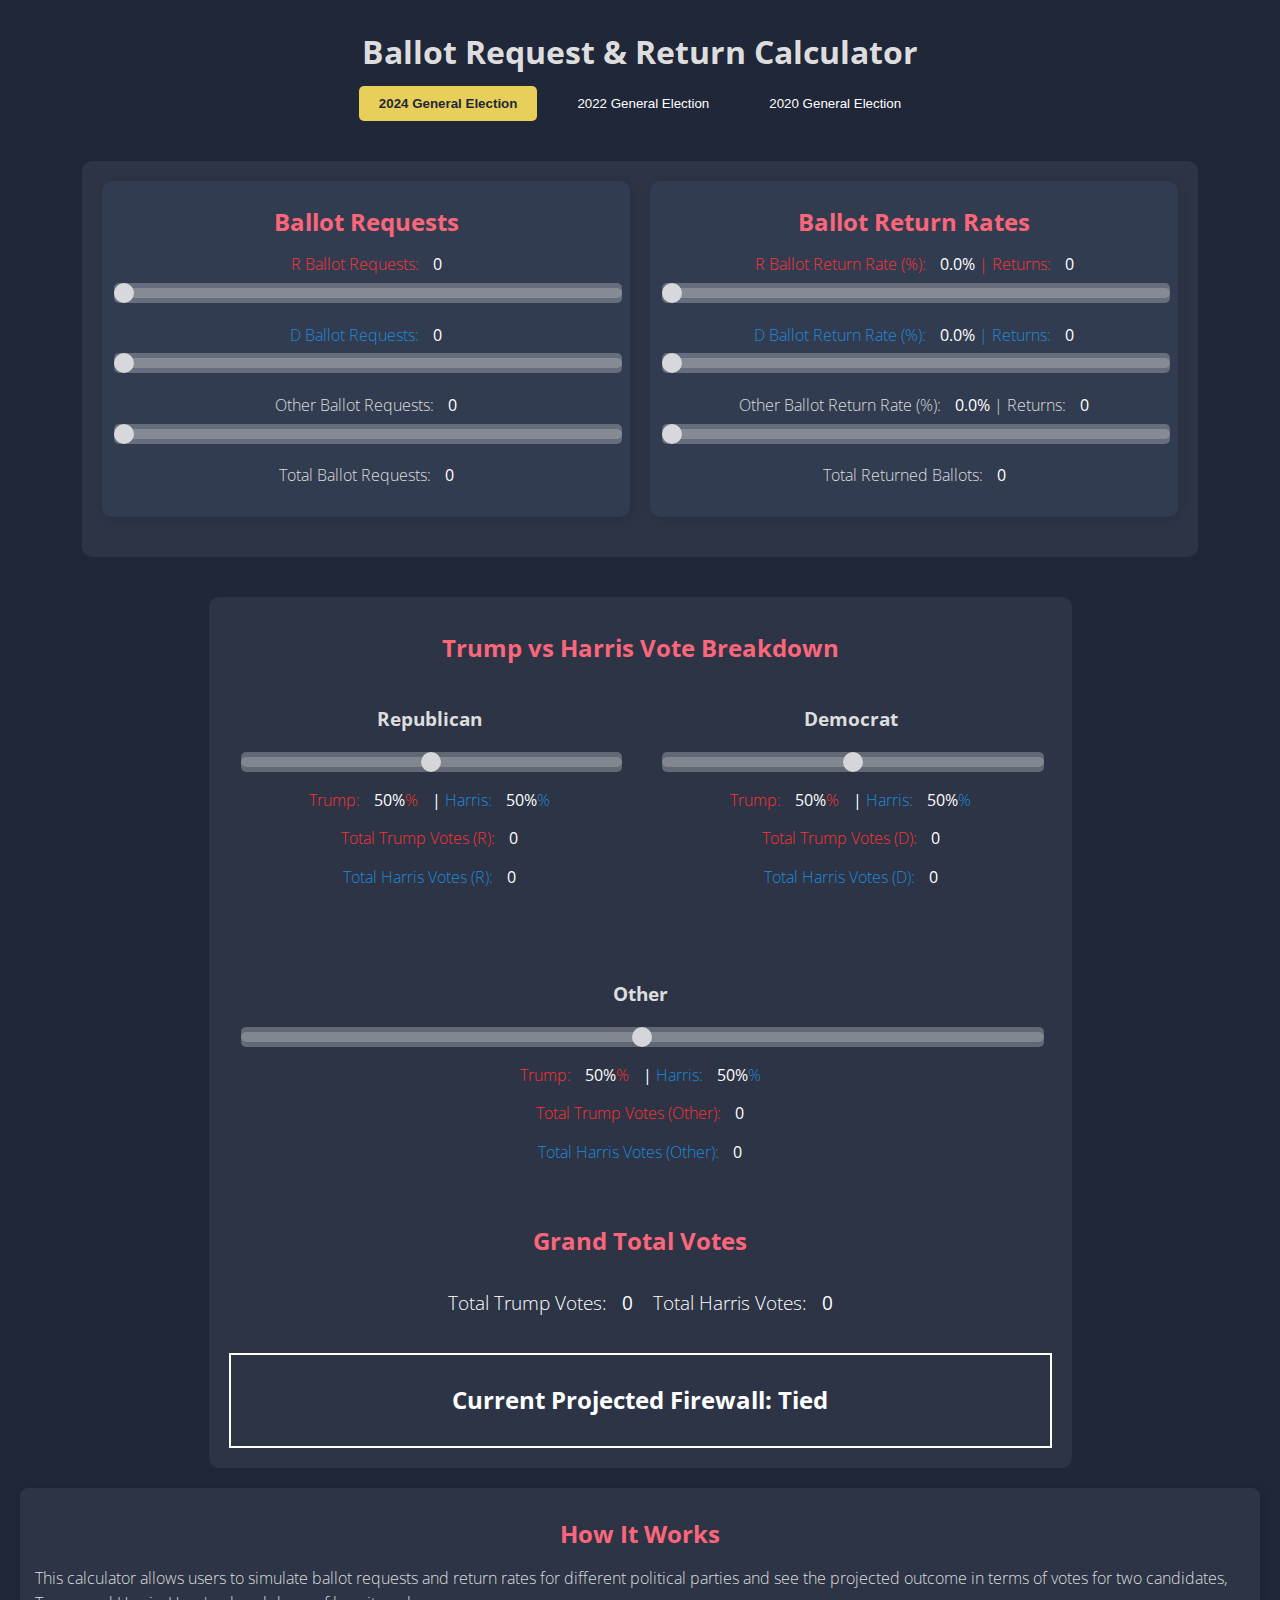
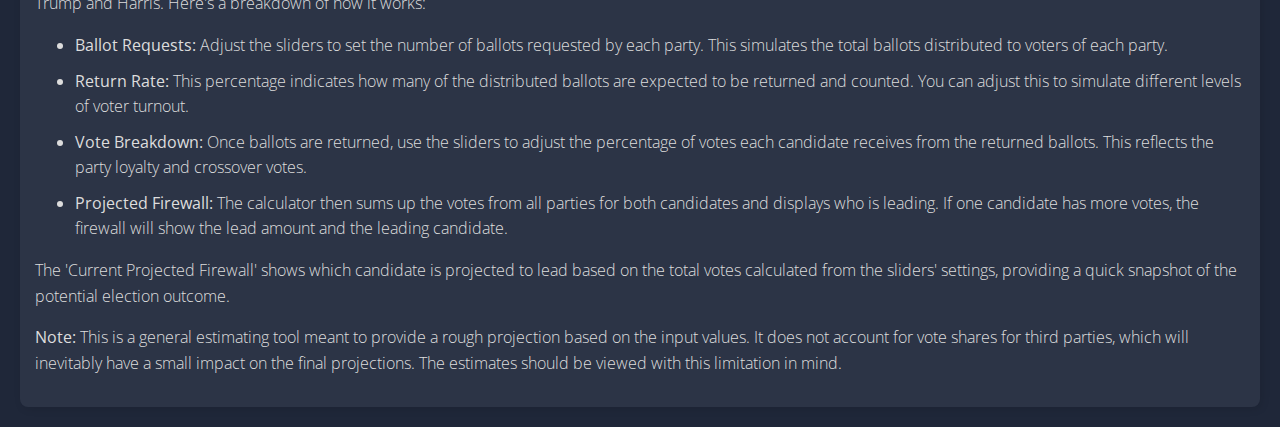
<file: index.html>
<!DOCTYPE html>
<html lang="en">
  <head>
    <meta charset="UTF-8" />
    <meta name="viewport" content="width=device-width, initial-scale=1.0" />
    <title>Ballot Request & Return Calculator</title>
    <link rel="stylesheet" href="styles.css" />
  </head>
  <body>
    <div class="main-header">
      <h1>Ballot Request & Return Calculator</h1>
    </div>

    <div class="tabs">
      <button
        id="tab2024"
        onclick="populateElectionData('2024')"
        class="active"
      >
        2024 General Election
      </button>
      <button id="tab2022" onclick="populateElectionData('2022')">
        2022 General Election
      </button>
      <button id="tab2020" onclick="populateElectionData('2020')">
        2020 General Election
      </button>
    </div>

    <div class="container">
      <!-- Ballot Request Section -->
      <div class="column">
        <h2>Ballot Requests</h2>
        <div class="slider-container">
          <label for="rBallotRequests" class="red"
            >R Ballot Requests:
            <output id="rBallotRequestsOutput">0</output></label
          >
          <input
            type="range"
            id="rBallotRequests"
            min="0"
            max="2000000"
            step="2500"
            value="0"
            oninput="calculateTotalBallotRequests()"
          />
        </div>
        <div class="slider-container">
          <label for="dBallotRequests" class="blue"
            >D Ballot Requests:
            <output id="dBallotRequestsOutput">0</output></label
          >
          <input
            type="range"
            id="dBallotRequests"
            min="0"
            max="2000000"
            step="2500"
            value="0"
            oninput="calculateTotalBallotRequests()"
          />
        </div>
        <div class="slider-container">
          <label for="oBallotRequests"
            >Other Ballot Requests:
            <output id="oBallotRequestsOutput">0</output></label
          >
          <input
            type="range"
            id="oBallotRequests"
            min="0"
            max="2000000"
            step="2500"
            value="0"
            oninput="calculateTotalBallotRequests()"
          />
        </div>
        <div class="slider-container">
          <label for="totalBallotRequests"
            >Total Ballot Requests:
            <output id="totalBallotRequests">0</output></label
          >
        </div>
      </div>

      <!-- Ballot Return Rate Section -->
      <div class="column">
        <h2>Ballot Return Rates</h2>
        <div class="slider-container">
          <label for="rReturnRate" class="red"
            >R Ballot Return Rate (%):
            <output id="rReturnRateOutput">0%</output> | Returns:
            <output id="rReturnedOutput">0</output></label
          >
          <input
            type="range"
            id="rReturnRate"
            min="0.0"
            max="100.0"
            value="0.0"
            step="0.5"
            oninput="calculateReturnedBallots()"
          />
        </div>
        <div class="slider-container">
          <label for="dReturnRate" class="blue"
            >D Ballot Return Rate (%):
            <output id="dReturnRateOutput">0%</output> | Returns:
            <output id="dReturnedOutput">0</output></label
          >
          <input
            type="range"
            id="dReturnRate"
            min="0.0"
            max="100.0"
            value="0.0"
            step="0.5"
            oninput="calculateReturnedBallots()"
          />
        </div>
        <div class="slider-container">
          <label for="oReturnRate"
            >Other Ballot Return Rate (%):
            <output id="oReturnRateOutput">0%</output> | Returns:
            <output id="oReturnedOutput">0</output></label
          >
          <input
            type="range"
            id="oReturnRate"
            min="0.0"
            max="100.0"
            value="0.0"
            step="0.5"
            oninput="calculateReturnedBallots()"
          />
        </div>
        <div class="slider-container">
          <label for="totalReturnedBallots"
            >Total Returned Ballots:
            <output id="totalReturnedBallots">0</output></label
          >
        </div>
      </div>
    </div>

    <!-- Trump/Harris Vote Breakdown Section in Three Columns -->
    <div class="vote-breakdown">
      <h2>Trump vs Harris Vote Breakdown</h2>
      <div class="breakdown-container">
        <!-- R Ballot Returns Vote Breakdown -->
        <div class="breakdown-column">
          <h3>Republican</h3>
          <input
            type="range"
            id="rVoteBreakdown"
            min="0"
            max="100"
            value="50"
            oninput="calculateVoteBreakdown()"
          />
          <p class="red">
            Trump: <output id="rTrumpPercent">50</output>%
            <span class="percentage-divider">|</span>
            <span class="blue"
              >Harris: <output id="rHarrisPercent">50</output>%</span
            >
          </p>
          <p class="red">
            Total Trump Votes (R): <output id="rTrumpVotes">0</output>
          </p>
          <p class="blue">
            Total Harris Votes (R): <output id="rHarrisVotes">0</output>
          </p>
        </div>

        <!-- D Ballot Returns Vote Breakdown -->
        <div class="breakdown-column">
          <h3>Democrat</h3>
          <input
            type="range"
            id="dVoteBreakdown"
            min="0"
            max="100"
            value="50"
            oninput="calculateVoteBreakdown()"
          />
          <p class="red">
            Trump: <output id="dTrumpPercent">50</output>%
            <span class="percentage-divider">|</span>
            <span class="blue"
              >Harris: <output id="dHarrisPercent">50</output>%</span
            >
          </p>
          <p class="red">
            Total Trump Votes (D): <output id="dTrumpVotes">0</output>
          </p>
          <p class="blue">
            Total Harris Votes (D): <output id="dHarrisVotes">0</output>
          </p>
        </div>

        <!-- Other Ballot Returns Vote Breakdown -->
        <div class="breakdown-column">
          <h3>Other</h3>
          <input
            type="range"
            id="oVoteBreakdown"
            min="0"
            max="100"
            value="50"
            oninput="calculateVoteBreakdown()"
          />
          <p class="red">
            Trump: <output id="oTrumpPercent">50</output>%
            <span class="percentage-divider">|</span>
            <span class="blue"
              >Harris: <output id="oHarrisPercent">50</output>%</span
            >
          </p>
          <p class="red">
            Total Trump Votes (Other): <output id="oTrumpVotes">0</output>
          </p>
          <p class="blue">
            Total Harris Votes (Other): <output id="oHarrisVotes">0</output>
          </p>
        </div>
      </div>

      <!-- Grand Total for Trump and Harris -->
      <h2>Grand Total Votes</h2>
      <!-- Grand Total for Trump and Harris, now aligned and centered -->
      <div class="total-votes-container">
        <p class="total-votes red">
          Total Trump Votes: <output id="grandTotalTrumpVotes">0</output>
        </p>
        <p class="total-votes blue">
          Total Harris Votes: <output id="grandTotalHarrisVotes">0</output>
        </p>
      </div>

      <!-- Current Projected Firewall -->
      <div class="firewall">
        <p id="firewallResult">Current Projected Firewall: Trump + 0</p>
      </div>
    </div>

    <!-- Explanation Section -->
    <div class="explanation">
      <h2>How It Works</h2>
      <p>
        This calculator allows users to simulate ballot requests and return
        rates for different political parties and see the projected outcome in
        terms of votes for two candidates, Trump and Harris. Here's a breakdown
        of how it works:
      </p>
      <ul>
        <li>
          <strong>Ballot Requests:</strong> Adjust the sliders to set the number
          of ballots requested by each party. This simulates the total ballots
          distributed to voters of each party.
        </li>
        <li>
          <strong>Return Rate:</strong> This percentage indicates how many of
          the distributed ballots are expected to be returned and counted. You
          can adjust this to simulate different levels of voter turnout.
        </li>
        <li>
          <strong>Vote Breakdown:</strong> Once ballots are returned, use the
          sliders to adjust the percentage of votes each candidate receives from
          the returned ballots. This reflects the party loyalty and crossover
          votes.
        </li>
        <li>
          <strong>Projected Firewall:</strong> The calculator then sums up the
          votes from all parties for both candidates and displays who is
          leading. If one candidate has more votes, the firewall will show the
          lead amount and the leading candidate.
        </li>
      </ul>
      <p>
        The 'Current Projected Firewall' shows which candidate is projected to
        lead based on the total votes calculated from the sliders' settings,
        providing a quick snapshot of the potential election outcome.
      </p>
      <p>
        <strong>Note:</strong> This is a general estimating tool meant to
        provide a rough projection based on the input values. It does not
        account for vote shares for third parties, which will inevitably have a
        small impact on the final projections. The estimates should be viewed
        with this limitation in mind.
      </p>
    </div>

    <!-- Script -->
    <script src="script.js"></script>
  </body>
</html>
</file>
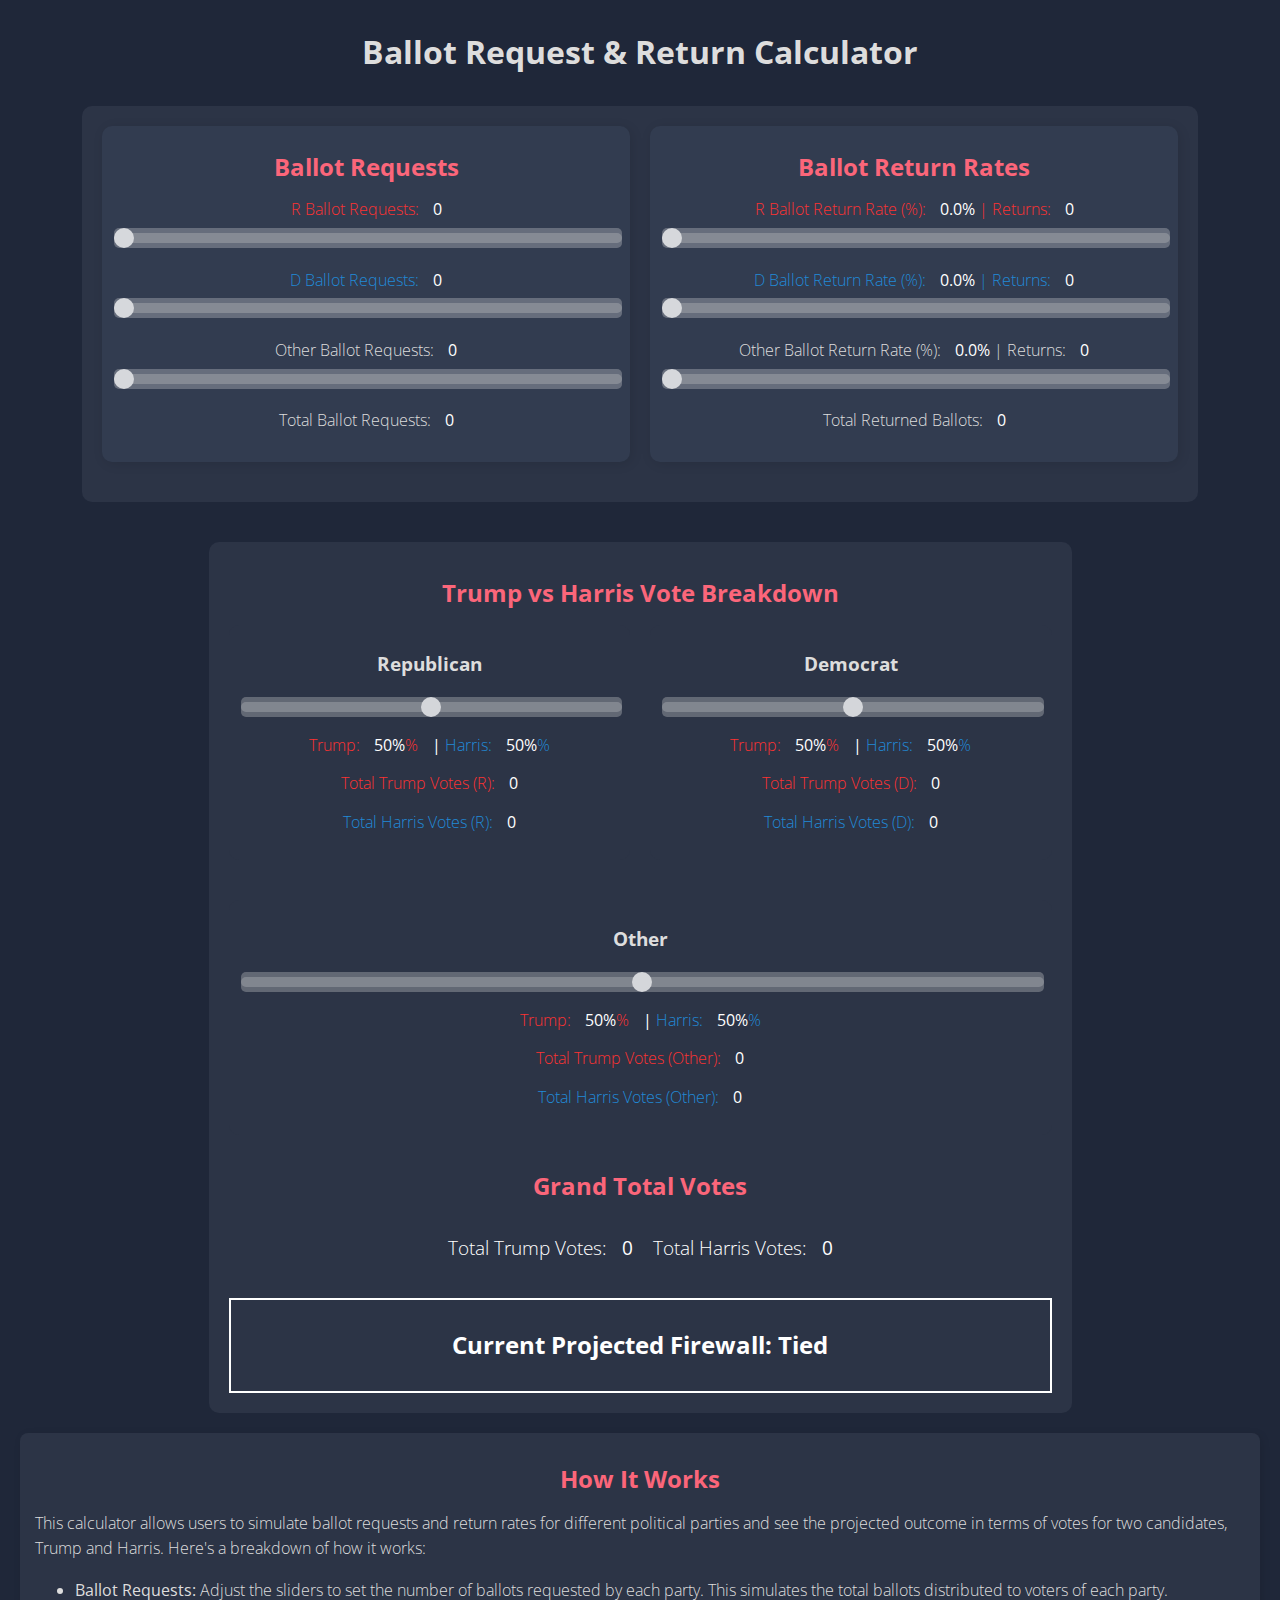
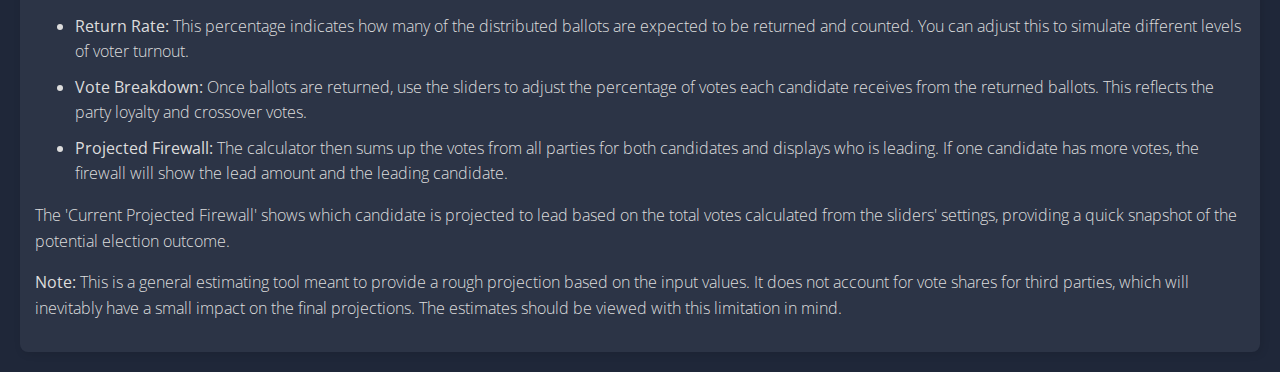
<file: ballot-calc.html>
<!DOCTYPE html>
<html lang="en">
<head>
    <meta charset="UTF-8">
    <meta name="viewport" content="width=device-width, initial-scale=1.0">
    <title>Ballot Request & Return Calculator</title>
    <link rel="stylesheet" href="styles.css">
</head>
<body>
    <div class="main-header"> 
        <h1>Ballot Request & Return Calculator</h1>
    </div> 

    <div class="container">
        <!-- Ballot Request Section -->
        <div class="column">
            <h2>Ballot Requests</h2>
            <div class="slider-container">
                <label for="rBallotRequests" class="red">R Ballot Requests: <output id="rBallotRequestsOutput">0</output></label>
                <input type="range" id="rBallotRequests" min="0" max="2000000" step="2500" value="0" oninput="calculateTotalBallotRequests()">
            </div>
            <div class="slider-container">
                <label for="dBallotRequests" class="blue">D Ballot Requests: <output id="dBallotRequestsOutput">0</output></label>
                <input type="range" id="dBallotRequests" min="0" max="2000000" step="2500" value="0" oninput="calculateTotalBallotRequests()">
            </div>
            <div class="slider-container">
                <label for="oBallotRequests">Other Ballot Requests: <output id="oBallotRequestsOutput">0</output></label>
                <input type="range" id="oBallotRequests" min="0" max="2000000" step="2500" value="0" oninput="calculateTotalBallotRequests()">
            </div>
            <div class="slider-container">
                <label for="totalBallotRequests">Total Ballot Requests: <output id="totalBallotRequests">0</output></label>
            </div>
        </div>

        <!-- Ballot Return Rate Section -->
        <div class="column">
            <h2>Ballot Return Rates</h2>
            <div class="slider-container">
                <label for="rReturnRate" class="red">R Ballot Return Rate (%): <output id="rReturnRateOutput">0%</output> | Returns: <output id="rReturnedOutput">0</output></label>
                <input type="range" id="rReturnRate" min="0" max="100" value="0" step="1" oninput="calculateReturnedBallots()">
            </div>
            <div class="slider-container">
                <label for="dReturnRate" class="blue">D Ballot Return Rate (%): <output id="dReturnRateOutput">0%</output> | Returns: <output id="dReturnedOutput">0</output></label>
                <input type="range" id="dReturnRate" min="0" max="100" value="0" step="1" oninput="calculateReturnedBallots()">
            </div>
            <div class="slider-container">
                <label for="oReturnRate">Other Ballot Return Rate (%): <output id="oReturnRateOutput">0%</output> | Returns: <output id="oReturnedOutput">0</output></label>
                <input type="range" id="oReturnRate" min="0" max="100" value="0" step="1" oninput="calculateReturnedBallots()">
            </div>
            <div class="slider-container">
                <label for="totalReturnedBallots">Total Returned Ballots: <output id="totalReturnedBallots">0</output></label>
            </div>
        </div>
    </div>

    <!-- Trump/Harris Vote Breakdown Section in Three Columns -->
    <div class="vote-breakdown">
        <h2>Trump vs Harris Vote Breakdown</h2>
        <div class="breakdown-container">
            <!-- R Ballot Returns Vote Breakdown -->
            <div class="breakdown-column">
                <h3>Republican</h3>
                <input type="range" id="rVoteBreakdown" min="0" max="100" value="50" oninput="calculateVoteBreakdown()">
                <p class="red">Trump: <output id="rTrumpPercent">50</output>% <span class="percentage-divider">|</span> <span class="blue">Harris: <output id="rHarrisPercent">50</output>%</span></p>
                <p class="red">Total Trump Votes (R): <output id="rTrumpVotes">0</output></p>
                <p class="blue">Total Harris Votes (R): <output id="rHarrisVotes">0</output></p>
            </div>

            <!-- D Ballot Returns Vote Breakdown -->
            <div class="breakdown-column">
                <h3>Democrat</h3>
                <input type="range" id="dVoteBreakdown" min="0" max="100" value="50" oninput="calculateVoteBreakdown()">
                <p class="red">Trump: <output id="dTrumpPercent">50</output>% <span class="percentage-divider">|</span> <span class="blue">Harris: <output id="dHarrisPercent">50</output>%</span></p>
                <p class="red">Total Trump Votes (D): <output id="dTrumpVotes">0</output></p>
                <p class="blue">Total Harris Votes (D): <output id="dHarrisVotes">0</output></p>
            </div>

            <!-- Other Ballot Returns Vote Breakdown -->
            <div class="breakdown-column">
                <h3>Other</h3>
                <input type="range" id="oVoteBreakdown" min="0" max="100" value="50" oninput="calculateVoteBreakdown()">
                <p class="red">Trump: <output id="oTrumpPercent">50</output>% <span class="percentage-divider">|</span> <span class="blue">Harris: <output id="oHarrisPercent">50</output>%</span></p>
                <p class="red">Total Trump Votes (Other): <output id="oTrumpVotes">0</output></p>
                <p class="blue">Total Harris Votes (Other): <output id="oHarrisVotes">0</output></p>
            </div>
        </div>

        <!-- Grand Total for Trump and Harris -->
        <h2>Grand Total Votes</h2>
       <!-- Grand Total for Trump and Harris, now aligned and centered -->
<div class="total-votes-container">
    <p class="total-votes red">Total Trump Votes: <output id="grandTotalTrumpVotes">0</output></p>
    <p class="total-votes blue">Total Harris Votes: <output id="grandTotalHarrisVotes">0</output></p>
</div>


        <!-- Current Projected Firewall -->
        <div class="firewall">
            <p id="firewallResult">Current Projected Firewall: Trump + 0</p>
        </div>
    </div>

    <!-- Explanation Section -->
    <div class="explanation">
        <h2>How It Works</h2>
        <p>This calculator allows users to simulate ballot requests and return rates for different political parties and see the projected outcome in terms of votes for two candidates, Trump and Harris. Here's a breakdown of how it works:</p>
        <ul>
            <li><strong>Ballot Requests:</strong> Adjust the sliders to set the number of ballots requested by each party. This simulates the total ballots distributed to voters of each party.</li>
            <li><strong>Return Rate:</strong> This percentage indicates how many of the distributed ballots are expected to be returned and counted. You can adjust this to simulate different levels of voter turnout.</li>
            <li><strong>Vote Breakdown:</strong> Once ballots are returned, use the sliders to adjust the percentage of votes each candidate receives from the returned ballots. This reflects the party loyalty and crossover votes.</li>
            <li><strong>Projected Firewall:</strong> The calculator then sums up the votes from all parties for both candidates and displays who is leading. If one candidate has more votes, the firewall will show the lead amount and the leading candidate.</li>
        </ul>
        <p>The 'Current Projected Firewall' shows which candidate is projected to lead based on the total votes calculated from the sliders' settings, providing a quick snapshot of the potential election outcome.</p>
        <p><strong>Note:</strong> This is a general estimating tool meant to provide a rough projection based on the input values. It does not account for vote shares for third parties, which will inevitably have a small impact on the final projections. The estimates should be viewed with this limitation in mind.</p>
    </div>

    <!-- Script -->
    <script src="script.js"></script>
</body>
</html>
</file>
<file: styles.css>
/* Updated CSS to match the style and color scheme from the provided files */
@charset "UTF-8";
@import url(https://fonts.googleapis.com/css?family=Open+Sans:300,400,700);

body {
  font-family: "Open Sans", sans-serif;
  font-weight: 300;
  line-height: 1.42em;
  color: #dddddd;
  background-color: #1f2739;
  padding: 20px;
  display: flex;
  flex-direction: column;
  align-items: center;
  margin: 0;
  min-height: 100vh;
  text-align: center;
  overflow-x: hidden;
}

.container {
  display: flex;
  flex-wrap: wrap;
  justify-content: space-between;
  gap: 20px;
  width: 90%;
  max-width: 1600px;
  margin: 20px auto;
  background-color: #2c3446;
  padding: 20px;
  border-radius: 10px;
  box-sizing: border-box;
}

.column {
  flex: 1 1 45%;
  padding: 10px;
  border-radius: 10px;
  background-color: #323c50;
  color: #dddddd;
  text-align: center;
  box-shadow: 2px 2px 12px rgba(0, 0, 0, 0.1);
  margin-bottom: 20px;
}

.slider-container {
  margin-bottom: 20px;
}

label {
  display: block;
  margin-bottom: 5px;
  color: #dddddd;
}

output,
.percentage-divider {
  margin-left: 10px;
  font-weight: 400;
  color: #ffffff;
}

input[type="range"] {
  width: 100%;
  -webkit-appearance: none;
  appearance: none;
  height: 10px;
  background: rgba(255, 255, 255, 0.3);
  border-radius: 5px;
  outline: none;
  opacity: 0.8;
  transition: background 0.3s;
}

input[type="range"]::-webkit-slider-thumb {
  -webkit-appearance: none;
  appearance: none;
  width: 20px;
  height: 20px;
  border-radius: 50%;
  background: #ffffff;
  cursor: pointer;
}

input[type="range"]::-moz-range-thumb {
  width: 20px;
  height: 20px;
  border-radius: 50%;
  background: #ffffff;
  cursor: pointer;
}

input[type="range"]::-webkit-slider-runnable-track {
  background: hsla(0, 0%, 87%, 0.39);
  border-radius: 5px;
}

input[type="range"]::-moz-range-track {
  background: #ff000d4d;
  border-radius: 5px;
}

h2 {
  text-align: center;
  color: #fb667a;
}

.breakdown-container {
  display: flex;
  flex-wrap: wrap;
  gap: 20px;
  justify-content: space-between;
}

.breakdown-column {
  flex: 1 1 30%;
  padding: 10px;
  background-color: #2c3446;
  border-radius: 10px;
  color: #dddddd;
  margin-bottom: 20px;
}

.firewall {
  font-size: 1.5em;
  font-weight: bold;
  text-align: center;
  margin-top: 20px;
  padding: 10px;
  border: 2px solid #ffffff;
  background-color: #2c3446;
  color: #ffffff;
}

/* Color coding for R and D */
.red {
  color: #fb3232;
}

.blue {
  color: #218ad7;
}

.vote-breakdown {
  margin-top: 20px;
  padding: 20px;
  border-radius: 10px;
  background-color: #2c3446;
  color: #ffffff;
}

.percentage-divider {
  color: #ffffff;
}

/* Explanation section styling */
.explanation {
  margin-top: 20px;
  padding: 15px;
  border-radius: 8px;
  background-color: #2c3446;
  color: #dddddd;
  box-shadow: 2px 2px 8px rgba(0, 0, 0, 0.1);
  text-align: left;
}

.explanation h2 {
  color: #fb667a;
}

.explanation p,
.explanation ul {
  color: #dddddd;
  line-height: 1.6;
}

.explanation li {
  margin-bottom: 10px;
}

/* Styling for the total votes section */
.total-votes-container {
  display: flex;
  flex-wrap: wrap;
  justify-content: center;
  align-items: center;
  gap: 20px;
  margin-top: 20px;
}

.total-votes {
  font-size: 1.2em;
  text-align: center;
  color: #ffffff;
}

/* Responsive design for smaller screens */
@media (min-width: 768px) {
  .column {
    flex: 1 1 45%;
  }

  .breakdown-column {
    flex: 1 1 30%;
  }
}

.main-header {
  align-items: flex-start;
  align-self: center;
  align-content: center;
  display: flex;
  width: 100%;
  justify-content: flex-end;
  flex-wrap: wrap;
  flex-direction: column;
  color: #dddddd;
}

.tabs {
  display: flex;
  justify-content: center;
  margin-bottom: 20px;
  width: 100%;
}

.tabs button {
  padding: 10px 20px;
  margin: 0 10px;
  border: none;
  border-radius: 5px;
  background-color: #1f2739;
  color: #ffffff;
  cursor: pointer;
}

.tabs button:hover {
  background-color: #3d3d3d;
}

.tabs button.active {
  background-color: #e7cf59;
  color: #1f2739;
  font-weight: bold;
}
</file>
